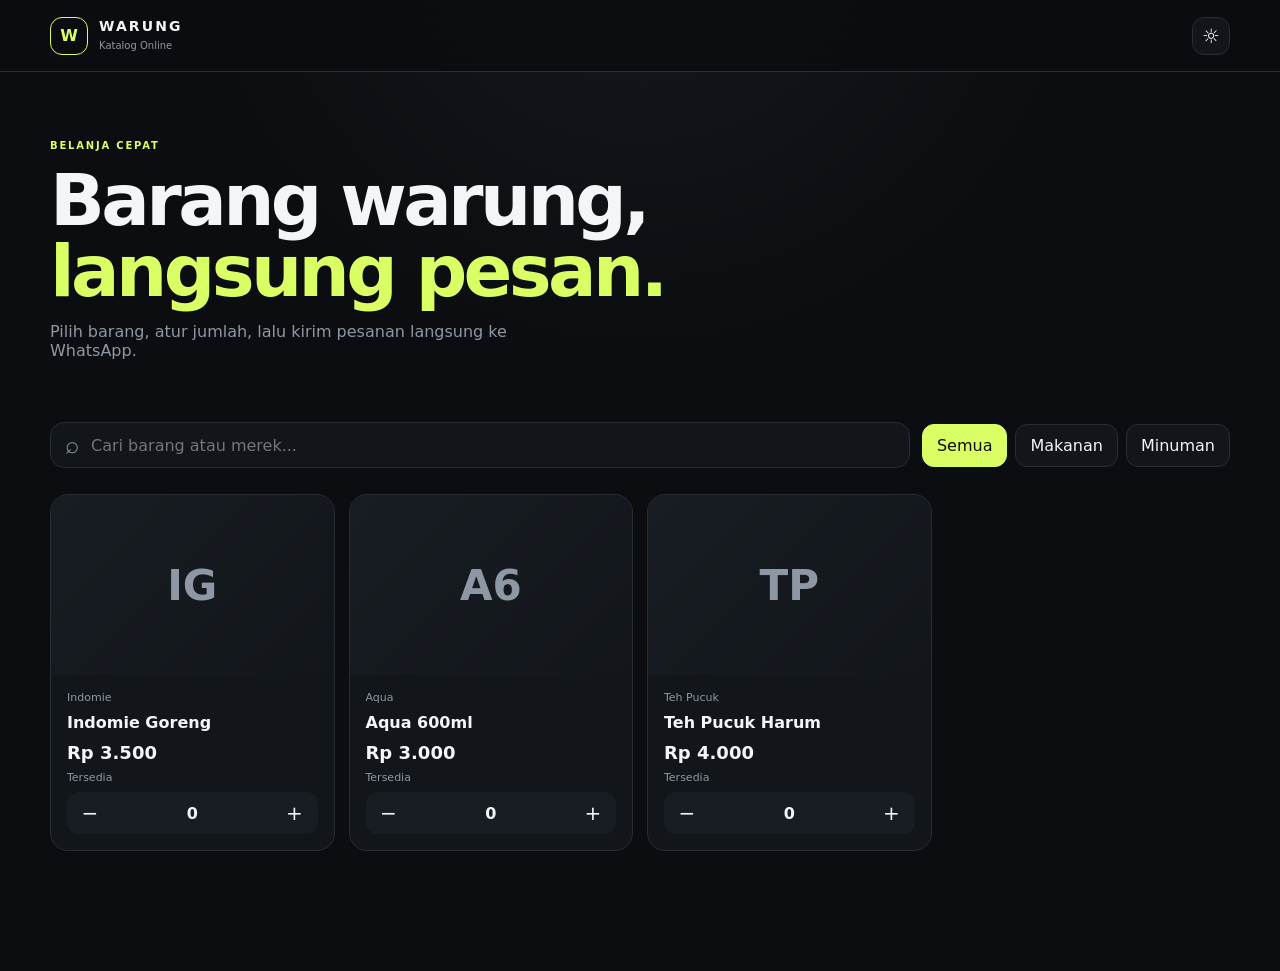
<file: index.html>
<!doctype html>
<html lang="id">
<head>
  <meta charset="UTF-8">
  <meta name="viewport" content="width=device-width,initial-scale=1,viewport-fit=cover">
  <meta name="theme-color" content="#0b0d10">
  <meta name="description" content="Katalog digital Warung">
  <link rel="manifest" href="manifest.json">
  <link rel="icon" href="assets/icon.svg">
  <link rel="stylesheet" href="styles.css">
  <title>Warung — Katalog</title>
</head>
<body>
  <header class="topbar">
    <a class="brand" href="./"><span class="brand-mark">W</span><span><b>WARUNG</b><small>Katalog Online</small></span></a>
    <button id="themeBtn" class="icon-btn" aria-label="Ubah tema">☼</button>
  </header>

  <main class="container">
    <section class="hero">
      <div>
        <span class="eyebrow">BELANJA CEPAT</span>
        <h1>Barang warung,<br><em>langsung pesan.</em></h1>
        <p>Pilih barang, atur jumlah, lalu kirim pesanan langsung ke WhatsApp.</p>
      </div>
    </section>

    <section class="toolbar">
      <label class="search"><span>⌕</span><input id="search" type="search" placeholder="Cari barang atau merek..." autocomplete="off"></label>
      <div id="categories" class="chips"></div>
    </section>

    <section id="productGrid" class="product-grid"></section>
    <div id="empty" class="empty hidden">Barang tidak ditemukan.</div>
  </main>

  <aside id="cartBar" class="cart-bar hidden">
    <div><b id="cartCount">0 barang</b><span id="cartTotal">Rp0</span></div>
    <button id="openCart" class="primary">Lihat keranjang →</button>
  </aside>

  <dialog id="cartDialog">
    <div class="dialog-head"><h2>Keranjang</h2><button class="icon-btn" id="closeCart">×</button></div>
    <div id="cartItems"></div>
    <div class="cart-summary"><span>Total sementara</span><strong id="dialogTotal">Rp0</strong></div>
    <label class="field"><span>Nama (opsional)</span><input id="customerName" placeholder="Nama kamu"></label>
    <label class="field"><span>Catatan (opsional)</span><textarea id="customerNote" rows="2" placeholder="Contoh: antar ke rumah..."></textarea></label>
    <button id="waOrder" class="wa primary">Pesan via WhatsApp</button>
    <p class="muted">Harga dan stok dapat dikonfirmasi kembali oleh admin.</p>
  </dialog>

  <script src="config.js"></script>
  <script src="app.js"></script>
</body>
</html>
</file>
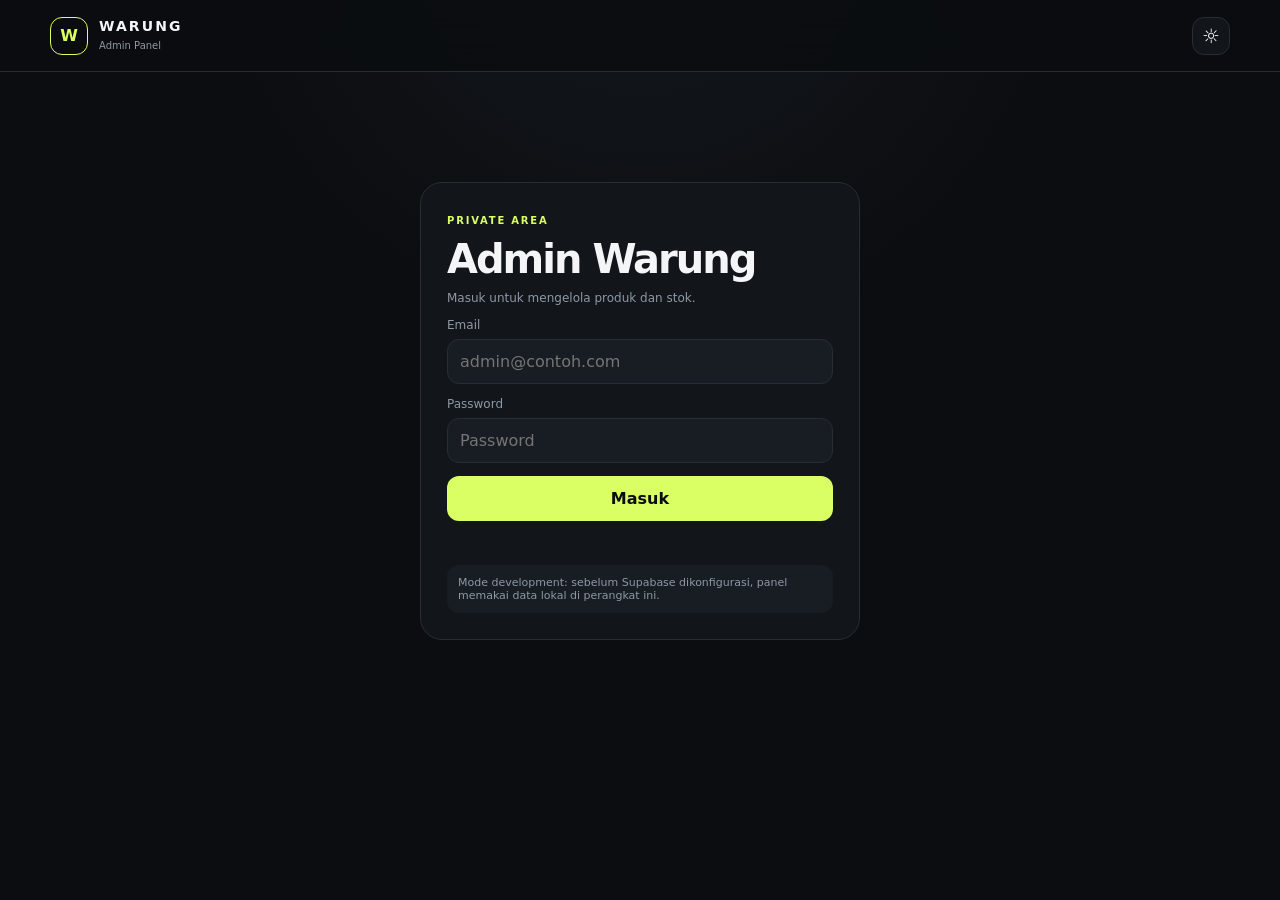
<file: admin/index.html>
<!doctype html>
<html lang="id">
<head>
  <meta charset="utf-8"><meta name="viewport" content="width=device-width,initial-scale=1">
  <meta name="theme-color" content="#0b0d10">
  <link rel="stylesheet" href="../styles.css">
  <title>Admin — Warung</title>
</head>
<body>
<header class="topbar">
  <a class="brand" href="../"><span class="brand-mark">W</span><span><b>WARUNG</b><small>Admin Panel</small></span></a>
  <div class="top-actions"><button id="themeBtn" class="icon-btn">☼</button><button id="logoutBtn" class="ghost hidden">Keluar</button></div>
</header>

<main class="container admin">
  <section id="loginView" class="auth-card">
    <span class="eyebrow">PRIVATE AREA</span><h1>Admin Warung</h1>
    <p class="muted">Masuk untuk mengelola produk dan stok.</p>
    <label class="field"><span>Email</span><input id="email" type="email" autocomplete="username" placeholder="admin@contoh.com"></label>
    <label class="field"><span>Password</span><input id="password" type="password" autocomplete="current-password" placeholder="Password"></label>
    <button id="loginBtn" class="primary full">Masuk</button>
    <div id="loginMsg" class="notice"></div>
    <div class="dev-note">Mode development: sebelum Supabase dikonfigurasi, panel memakai data lokal di perangkat ini.</div>
  </section>

  <section id="dashboardView" class="hidden">
    <div class="page-title"><div><span class="eyebrow">DASHBOARD</span><h1>Kelola barang</h1></div><button id="addBtn" class="primary">＋ Tambah barang</button></div>
    <div class="stats">
      <div><small>Total produk</small><b id="statProducts">0</b></div>
      <div><small>Tersedia</small><b id="statAvailable">0</b></div>
      <div><small>Hampir habis</small><b id="statLow">0</b></div>
    </div>

    <div class="admin-tools">
      <label class="search"><span>⌕</span><input id="adminSearch" placeholder="Cari produk..."></label>
      <button id="scanBtn" class="secondary">▣ Scan barcode</button>
      <label class="secondary file-btn">⇧ Import CSV<input id="csvInput" type="file" accept=".csv,text/csv" hidden></label>
    </div>

    <div id="adminList" class="admin-list"></div>
  </section>
</main>

<dialog id="productDialog">
  <form method="dialog" id="productForm">
    <div class="dialog-head"><h2 id="formTitle">Tambah barang</h2><button type="button" class="icon-btn" id="closeProduct">×</button></div>
    <input id="productId" type="hidden">
    <label class="field"><span>Barcode</span><div class="inline"><input id="barcode" inputmode="numeric" placeholder="Scan atau isi manual"><button type="button" id="formScan" class="secondary">Scan</button></div></label>
    <label class="field"><span>Nama</span><input id="name" required placeholder="Contoh: Indomie Goreng"></label>
    <label class="field"><span>Merek</span><input id="brand" placeholder="Indofood"></label>
    <div class="two">
      <label class="field"><span>Harga jual</span><input id="price" required type="number" min="0" step="100" inputmode="numeric"></label>
      <label class="field"><span>Status stok</span><select id="stockStatus" required><option value="available">Tersedia</option><option value="low">Stok hampir habis</option></select></label>
    </div>
    <label class="field"><span>Kategori</span><input id="category" placeholder="Makanan"></label>
    <label class="field"><span>URL foto (opsional)</span><input id="image" type="url" placeholder="https://..."></label>
    <div id="lookupResult" class="lookup"></div>
    <button class="primary full" type="submit">Simpan barang</button>
  </form>
</dialog>

<dialog id="scannerDialog">
  <div class="dialog-head"><h2>Scan barcode</h2><button class="icon-btn" id="closeScanner">×</button></div>
  <video id="scannerVideo" playsinline></video>
  <p id="scannerMsg" class="muted">Arahkan kamera ke barcode produk.</p>
</dialog>

<script src="../config.js"></script>
<script src="../admin.js"></script>
</body>
</html>
</file>
<file: styles.css>
:root{font-family:Inter,ui-sans-serif,system-ui,-apple-system,BlinkMacSystemFont,"Segoe UI",sans-serif;color-scheme:dark;--bg:#0b0d10;--panel:#12161b;--panel2:#181d23;--line:#262d35;--text:#f3f5f7;--muted:#8e98a4;--accent:#d9ff64;--accent2:#a9cf3f;--danger:#ff6675;--shadow:0 18px 60px #0007}
:root[data-theme=light]{color-scheme:light;--bg:#f5f6f7;--panel:#fff;--panel2:#eef1f3;--line:#dfe4e8;--text:#11151a;--muted:#69737e;--accent:#8bbd00;--accent2:#6e9800;--danger:#d63e4f;--shadow:0 18px 50px #0001}
*{box-sizing:border-box}body{margin:0;background:radial-gradient(circle at 50% -10%,#28303955,transparent 38%),var(--bg);color:var(--text);min-height:100vh}button,input,textarea{font:inherit}button{cursor:pointer;border:0}.topbar{height:72px;border-bottom:1px solid var(--line);display:flex;align-items:center;justify-content:space-between;padding:0 max(18px,calc((100vw - 1180px)/2));position:sticky;top:0;background:#0b0d10eF;backdrop-filter:blur(16px);z-index:10}.brand{display:flex;align-items:center;gap:11px;color:var(--text);text-decoration:none}.brand-mark{width:38px;height:38px;display:grid;place-items:center;border:1px solid var(--accent);color:var(--accent);border-radius:12px;font-weight:900}.brand b{display:block;letter-spacing:.15em;font-size:14px}.brand small{color:var(--muted);font-size:10px}.icon-btn{width:38px;height:38px;border:1px solid var(--line);border-radius:12px;background:var(--panel);color:var(--text);font-size:20px}.container{width:min(1180px,calc(100% - 32px));margin:auto}.hero{padding:62px 0 34px}.eyebrow{font-size:10px;font-weight:800;letter-spacing:.18em;color:var(--accent)}h1{font-size:clamp(38px,7vw,72px);line-height:.98;letter-spacing:-.05em;margin:12px 0}h1 em{font-style:normal;color:var(--accent)}.hero p{color:var(--muted);max-width:520px;font-size:16px}.toolbar{display:flex;gap:12px;align-items:center;flex-wrap:wrap;padding:12px 0 26px}.search{display:flex;align-items:center;gap:10px;background:var(--panel);border:1px solid var(--line);border-radius:14px;padding:0 14px;min-height:46px;flex:1;min-width:220px}.search span{font-size:24px;color:var(--muted)}input,textarea{width:100%;border:0;outline:0;background:transparent;color:var(--text)}.chips{display:flex;gap:8px;overflow:auto}.chip,.secondary,.ghost,.danger{border:1px solid var(--line);background:var(--panel);color:var(--text);border-radius:12px;padding:11px 14px;white-space:nowrap}.chip.active{background:var(--accent);border-color:var(--accent);color:#0b0d10}.product-grid{display:grid;grid-template-columns:repeat(4,1fr);gap:14px;padding-bottom:120px}.product-card{background:var(--panel);border:1px solid var(--line);border-radius:18px;overflow:hidden;transition:.2s}.product-card:hover{transform:translateY(-2px);border-color:#59636e}.product-image{height:180px;background:linear-gradient(135deg,var(--panel2),var(--panel));display:grid;place-items:center;color:var(--muted);font-weight:900;font-size:42px}.product-image img{width:100%;height:100%;object-fit:cover}.product-body{padding:16px}.product-meta{font-size:11px;color:var(--muted);min-height:16px}.product-body h3{font-size:16px;margin:6px 0 10px}.product-body>strong{font-size:18px}.stock{font-size:11px;color:var(--muted);margin:8px 0}.stock i{font-style:normal;color:var(--danger)}.qty{display:flex;align-items:center;justify-content:space-between;background:var(--panel2);border-radius:12px;padding:4px}.qty button{width:38px;height:34px;background:transparent;color:var(--text);font-size:20px}.primary{background:var(--accent);color:#0b0d10;font-weight:800;border-radius:12px;padding:13px 17px}.primary:hover{background:var(--accent2)}.full{width:100%}.disabled{background:var(--panel2);color:var(--muted);padding:13px;border-radius:12px}.cart-bar{position:fixed;bottom:16px;left:50%;transform:translateX(-50%);width:min(620px,calc(100% - 24px));background:#171c22ee;border:1px solid #3a444e;backdrop-filter:blur(18px);box-shadow:var(--shadow);border-radius:18px;padding:10px;display:flex;align-items:center;justify-content:space-between;z-index:20}.cart-bar div{display:flex;flex-direction:column;padding-left:8px}.cart-bar span{color:var(--muted);font-size:12px}dialog{width:min(560px,calc(100% - 24px));border:1px solid var(--line);border-radius:20px;background:var(--panel);color:var(--text);padding:22px;box-shadow:var(--shadow)}dialog::backdrop{background:#0009;backdrop-filter:blur(5px)}.dialog-head,.page-title{display:flex;justify-content:space-between;align-items:center;gap:12px}.dialog-head h2{margin:0}.cart-row{display:flex;justify-content:space-between;align-items:center;padding:14px 0;border-bottom:1px solid var(--line)}.cart-row small{display:block;color:var(--muted);margin-top:3px}.cart-summary{display:flex;justify-content:space-between;padding:18px 0;font-size:17px}.field{display:block;margin:13px 0}.field>span{display:block;font-size:12px;color:var(--muted);margin-bottom:7px}.field input,.field textarea{background:var(--panel2);border:1px solid var(--line);border-radius:12px;padding:12px}.inline{display:flex;gap:8px}.wa{margin-top:8px}.muted{color:var(--muted);font-size:12px}.hidden{display:none!important}.admin{padding-top:38px;padding-bottom:60px}.auth-card{width:min(440px,100%);margin:8vh auto;background:var(--panel);border:1px solid var(--line);border-radius:22px;padding:26px}.auth-card h1{font-size:40px}.notice{color:var(--danger);min-height:20px;font-size:12px;margin-top:10px}.dev-note{font-size:11px;color:var(--muted);background:var(--panel2);border-radius:12px;padding:11px;margin-top:14px}.stats{display:grid;grid-template-columns:repeat(3,1fr);gap:12px;margin:24px 0}.stats>div{background:var(--panel);border:1px solid var(--line);border-radius:16px;padding:18px}.stats small,.stats b{display:block}.stats small{color:var(--muted);font-size:11px}.stats b{font-size:30px;margin-top:8px}.admin-tools{display:flex;gap:10px;flex-wrap:wrap;margin-bottom:14px}.file-btn{cursor:pointer}.admin-list{display:grid;gap:8px}.admin-row{display:grid;grid-template-columns:48px 1fr auto auto auto;gap:12px;align-items:center;background:var(--panel);border:1px solid var(--line);border-radius:16px;padding:10px}.mini-image{width:48px;height:48px;border-radius:12px;background:var(--panel2);display:grid;place-items:center;font-weight:800;color:var(--muted);overflow:hidden}.mini-image img{width:100%;height:100%;object-fit:cover}.row-main b,.row-main small,.row-price b,.row-price small{display:block}.row-main small,.row-price small{color:var(--muted);font-size:11px;margin-top:3px}.danger{color:var(--danger)}.two{display:grid;grid-template-columns:1fr 1fr;gap:10px}.lookup{background:var(--panel2);border-radius:12px;padding:10px;font-size:12px;color:var(--muted);min-height:20px}.scannerDialog{width:min(500px,calc(100% - 24px))}#scannerVideo{width:100%;border-radius:14px;background:#000;min-height:240px;object-fit:cover}
@media(max-width:900px){.product-grid{grid-template-columns:repeat(3,1fr)}}@media(max-width:640px){.topbar{padding:0 14px}.container{width:min(100% - 24px,1180px)}.hero{padding:38px 0 22px}.product-grid{grid-template-columns:repeat(2,1fr);gap:10px}.product-image{height:150px}.product-body{padding:12px}.product-body h3{font-size:14px}.stats{gap:8px}.stats>div{padding:13px}.stats b{font-size:23px}.admin-row{grid-template-columns:42px 1fr auto}.admin-row .row-price,.admin-row .danger{display:none}.admin-row .ghost{grid-column:3}.two{grid-template-columns:1fr}.cart-bar{bottom:10px}.hero h1{font-size:46px}}
</file>
